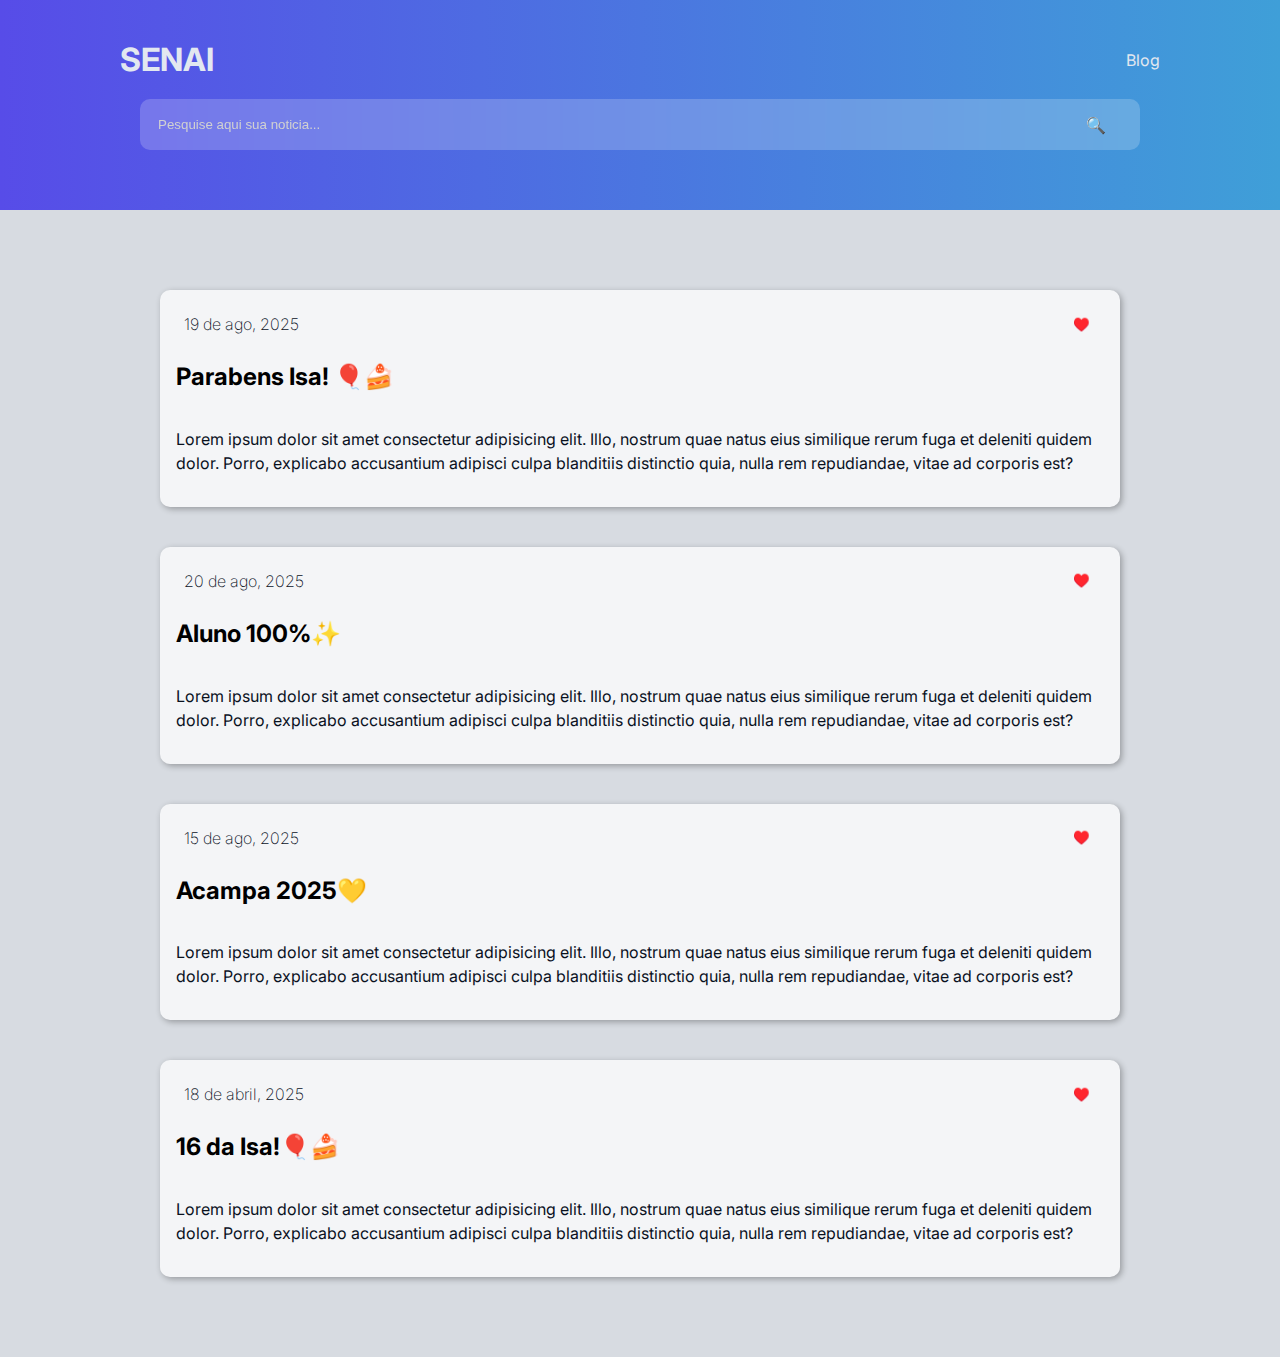
<file: index.html>
<!DOCTYPE html>
<html lang="pt-br">
  <head>
    <meta charset="UTF-8" />
    <meta name="viewport" content="width=device-width, initial-scale=1.0" />
    <title>Blog Senai</title>
    <link rel="stylesheet" href="style.css" />
    <link rel="preconnect" href="https://fonts.googleapis.com" />
    <link rel="preconnect" href="https://fonts.gstatic.com" crossorigin />
    <link
      href="https://fonts.googleapis.com/css2?family=Inter:ital,opsz,wght@0,14..32,100..900;1,14..32,100..900&family=Roboto:ital,wght@0,100..900;1,100..900&display=swap"
      rel="stylesheet"
    />
  </head>
  <body>
    <header>
      <div class="header-content">
        <h1>SENAI</h1>
        <nav>
          <ul>
            <li><a href="#">Blog</a></li>
          </ul>
        </nav>
      </div>
      <div class="search-bar">
        <input type="text" placeholder="Pesquise aqui sua noticia..." />
        <span class="search-icon">🔍</span>
      </div>
    </header>
    <main>
      <section class="articles">
        <article class="article-card">
          <div class="article-header">
            <span class="date">19 de ago, 2025</span>
            <button class="likebutton">♥️</button>
          </div>
          <a href="noticias.html">
            <h2 class="article-title">Parabens Isa! 🎈🍰</h2>
          </a>
          <p class="article-content">
            Lorem ipsum dolor sit amet consectetur adipisicing elit. Illo,
            nostrum quae natus eius similique rerum fuga et deleniti quidem
            dolor. Porro, explicabo accusantium adipisci culpa blanditiis
            distinctio quia, nulla rem repudiandae, vitae ad corporis est?
          </p>
        </article>

        <article class="article-card">
          <div class="article-header">
            <span class="date">20 de ago, 2025</span>
            <button class="likebutton">♥️</button>
          </div>
          <a href="noticias.html">
            <h2 class="article-title">Aluno 100%✨</h2>
          </a>
          <p class="article-content">
            Lorem ipsum dolor sit amet consectetur adipisicing elit. Illo,
            nostrum quae natus eius similique rerum fuga et deleniti quidem
            dolor. Porro, explicabo accusantium adipisci culpa blanditiis
            distinctio quia, nulla rem repudiandae, vitae ad corporis est?
          </p>
        </article>
        <article class="article-card">
          <div class="article-header">
            <span class="date">15 de ago, 2025</span>
            <button class="likebutton">♥️</button>
          </div>
          <a href="noticias.html">
            <h2 class="article-title">Acampa 2025💛</h2>
          </a>
          <p class="article-content">
            Lorem ipsum dolor sit amet consectetur adipisicing elit. Illo,
            nostrum quae natus eius similique rerum fuga et deleniti quidem
            dolor. Porro, explicabo accusantium adipisci culpa blanditiis
            distinctio quia, nulla rem repudiandae, vitae ad corporis est?
          </p>
        </article>
        <article class="article-card">
          <div class="article-header">
            <span class="date">18 de abril, 2025</span>
            <button class="likebutton">♥️</button>
          </div>
          <a href="noticias.html">
            <h2 class="article-title">16 da Isa!🎈🍰</h2>
          </a>
          <p class="article-content">
            Lorem ipsum dolor sit amet consectetur adipisicing elit. Illo,
            nostrum quae natus eius similique rerum fuga et deleniti quidem
            dolor. Porro, explicabo accusantium adipisci culpa blanditiis
            distinctio quia, nulla rem repudiandae, vitae ad corporis est?
          </p>
        </article>
      </section>
    </main>
  </body>
</html>
</file>
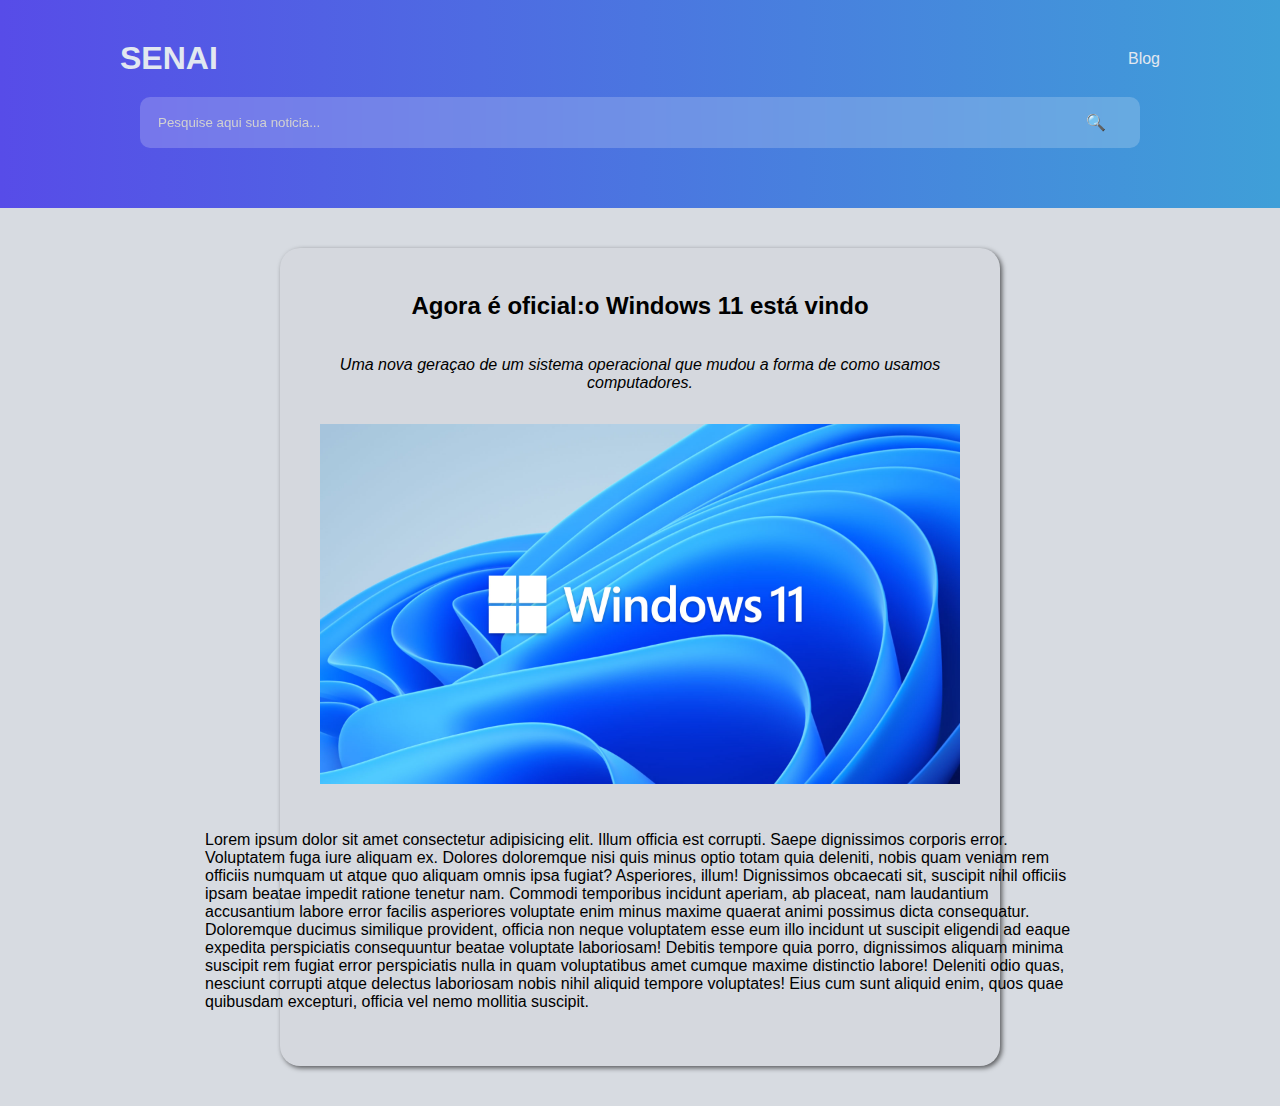
<file: noticias.html>
<!DOCTYPE html>
<html lang="pt-br">
  <head>
    <meta charset="UTF-8" />
    <meta name="viewport" content="width=device-width, initial-scale=1.0" />
    <title>Blog</title>
    <link rel="stylesheet" href="style.css" />
  </head>
  <body>
    <header>
      <div class="header-content">
        <h1>SENAI</h1>
        <nav>
          <ul>
            <li><a href="#">Blog</a></li>
          </ul>
        </nav>
      </div>
      <div class="search-bar">
        <input type="text" placeholder="Pesquise aqui sua noticia..." />
        <span class="search-icon">🔍</span>
      </div>
    </header>
    <main>
      <article class="noticia">
        <h2>Agora é oficial:o Windows 11 está vindo</h2>
        <p class="news-highlight">
          Uma nova geraçao de um sistema operacional que mudou a forma de como
          usamos computadores.
        </p>
        <img src="./img/winds11.jpg" alt="windows 11" />
        <p class="news-body">
          Lorem ipsum dolor sit amet consectetur adipisicing elit. Illum officia est corrupti. Saepe dignissimos corporis error. Voluptatem fuga iure aliquam ex. Dolores doloremque nisi quis minus optio totam quia deleniti, nobis quam veniam rem officiis numquam ut atque quo aliquam omnis ipsa fugiat? Asperiores, illum! Dignissimos obcaecati sit, suscipit nihil officiis ipsam beatae impedit ratione tenetur nam. Commodi temporibus incidunt aperiam, ab placeat, nam laudantium accusantium labore error facilis asperiores voluptate enim minus maxime quaerat animi possimus dicta consequatur. Doloremque ducimus similique provident, officia non neque voluptatem esse eum illo incidunt ut suscipit eligendi ad eaque expedita perspiciatis consequuntur beatae voluptate laboriosam! Debitis tempore quia porro, dignissimos aliquam minima suscipit rem fugiat error perspiciatis nulla in quam voluptatibus amet cumque maxime distinctio labore! Deleniti odio quas, nesciunt corrupti atque delectus laboriosam nobis nihil aliquid tempore voluptates! Eius cum sunt aliquid enim, quos quae quibusdam excepturi, officia vel nemo mollitia suscipit.
        </p>
      </article>
    </main>
  </body>
</html>
</file>
<file: style.css>
*{
   box-sizing: border-box;
}

body{
   background-color: #f4f5f7;
   color: #e2e8f0;
   font-family:"inter", sans-serif;
   margin: 0;
   padding: 0;
}

a{
    color: inherit;
    text-decoration: none;
}

ul{
    list-style: none;
    padding: 0;
    margin: 0;
}

header{
    background: #574CE8;
    background: linear-gradient(90deg, rgba(87, 76, 232, 1) 0%, rgba(63, 159, 216, 1) 100%);
    padding: 40px 120px;
}

.header-content{
    display: flex;
    justify-content: space-between;
    align-items: center;
}

h1{
    font-size: 2em;
    margin: 0;
}

header nav ul{
    display: flex;
    gap: 12px;
}

.search-bar{
    display: flex;
    align-items: center;
    margin: 20px;
    padding: 10px;
    border-radius: 10px;
    background-color: rgba(255,255,255,0.2);
    backdrop-filter: blur(10px);
    color: #0a111e;
}

.search-bar input{
    background-color: transparent;
    border: none;
    width: 95%;
    color: white;
    padding: 8px;
}

.search-bar input::placeholder{
    color:#d1d1d1;
}

.search-bar .search-icon{
    padding: 5px;
    color: #a0aec0;
}

.articles{
    display: flex;
    padding: 40px 120px;
    gap: 40px;
    flex-wrap: wrap; 
}

.article-card{
    background-color: #f4f5f7;
    color: #0a111e;
    box-shadow: 2px 2px 6px rgba(0, 0, 0, 0.3);
    padding: 16px;
    border-radius: 10px;
    width: 100%;
}

.article-header{
    display: flex;
    justify-content: space-between;
    margin: 8px;
    font-weight: 200;
}

.article-title{
    font-weight: bolder;
}

.article-content{
    line-height: 1.5;
}

.likebutton{
    background: none;
    border: none;
    font-size: 1.5 em;
}

@media(max-width:768px){
   .article-header{
    font-size: 0.8em;
   }
   header .article{
    padding: 40px;
   }
}
main{
    width: 100%;
    display: flex;
    justify-content: center;
    align-items: center;
    padding: 40px;
    background-color: #d7dbe1;
}

img{
    width:100%;
    padding: 16px;
}

article{
    display: flex;
    justify-content: center;
    flex-direction: column;
    padding: 24px;
    border-radius: 20px;
    background-color:#d5d8de;
    box-shadow: 2px 2px 5px rgba(0, 0, 0, 0.6);
    width: 60%;
    color: #0a111e;
    
}

h2{
    font-weight: bold;
    color: #000;
}

.news-highlight{
    font-weight: lighter;
    color: #000;
    font-size: 1em;
    text-align: center;
    font-style: oblique;
}

.news-body{
    font-weight: lighter;
    color: #000;
    width: 900px;
    font-size: 15px;
    padding: 15px;
    font-size: 1em;
}

article.noticia{
    align-items: center;
}
</file>
